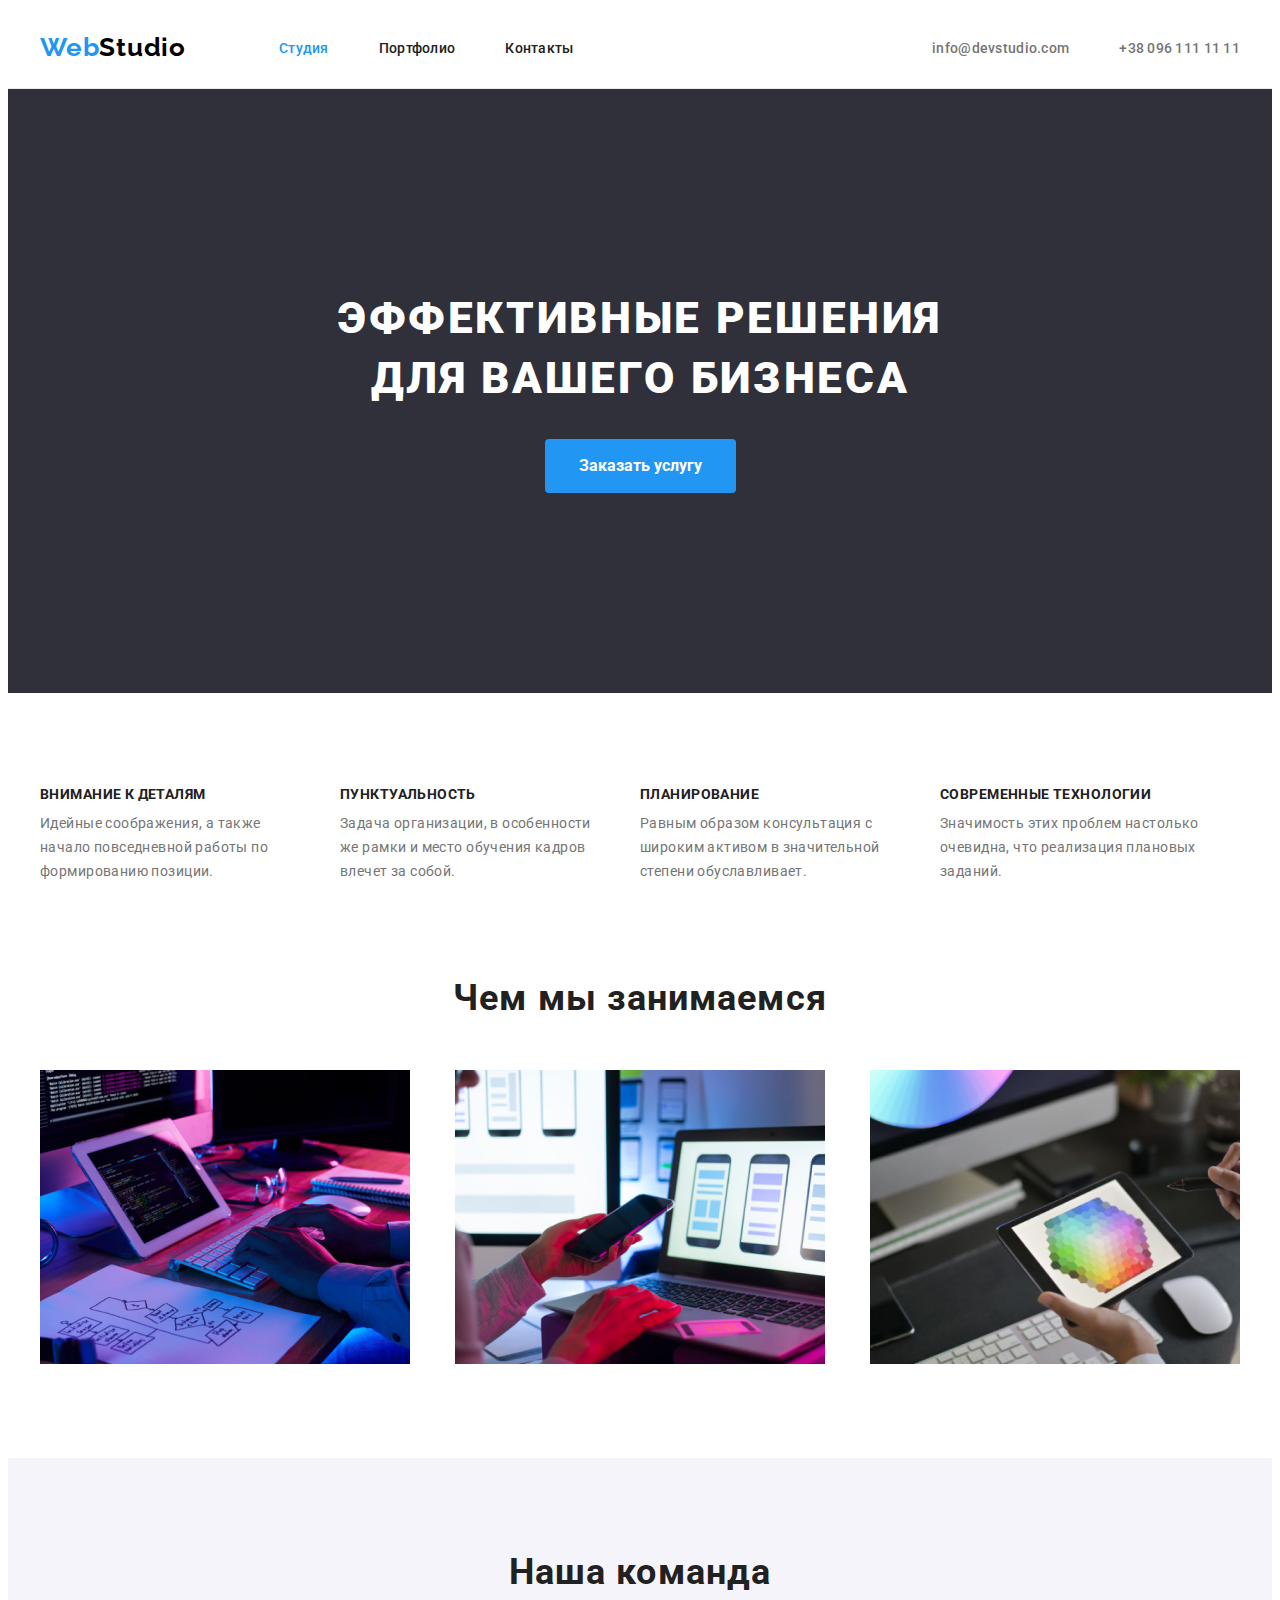
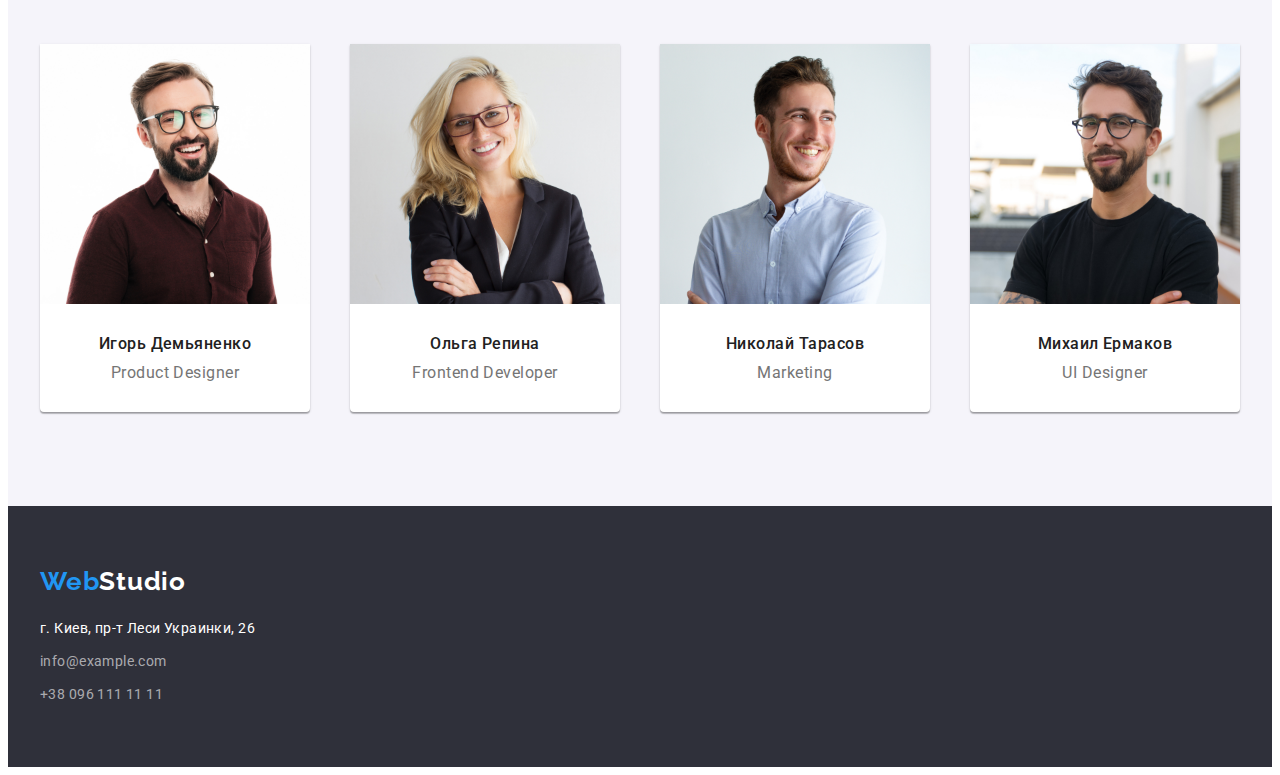
<file: index.html>
<!DOCTYPE html>
<html lang="ru">
  <head>
    <meta charset="UTF-8" />
    <meta name="viewport" content="width=device-width, initial-scale=1.0" />
    <title>Студия</title>
    <link
      rel="stylesheet"
      href="https://cdnjs.cloudflare.com/ajax/libs/modern-normalize/1.0.0/modern-normalize.min.css"
      integrity="sha512-ISS7cAi1PEhQ8jnbJpJZMd29NlhNj4AWYyLOSp2CE/CsHxTCu+r+t0D2yoJudVrd0/8fTVPUVDzY5Tvli75u/g=="
      crossorigin="anonymous"
    />
    <link rel="stylesheet" href="./styles/styles.css" />
    <link rel="preconnect" href="https://fonts.gstatic.com" />
    <link
      href="https://fonts.googleapis.com/css2?family=Raleway:wght@700&family=Roboto:wght@400;500;700;900&display=swap"
      rel="stylesheet"
    />
  </head>
  <body>
    <!-- шапка -->
    <header>
      <div class="container">
        <nav class="header-nav">
          <ul class="nav-list">
            <li class="nav-list-element-logo">
              <a href="./index.html" lang="en" class="logo">
                <span>Web</span>Studio</a
              >
            </li>
            <li class="nav-list-list">
              <a href="./index.html" class="nav-list-element current-page"
                >Студия</a
              >
            </li>
            <li class="nav-list-list">
              <a href="portfolio.html" class="nav-list-element">Портфолио</a>
            </li>
            <li class="nav-list-list">
              <a href="#" class="nav-list-element">Контакты</a>
            </li>
          </ul>
        </nav>

        <address>
          <ul class="nav-contacts">
            <li class="nav-contacts-element">
              <a href="mailto:info@devstudio.com">info@devstudio.com</a>
            </li>
            <li class="nav-contacts-element">
              <a href="tel:+380961111111">+38 096 111 11 11</a>
            </li>
          </ul>
        </address>
      </div>
    </header>

    <!-- герой -->

    <section class="hero">
      <div class="container">
        <h1 class="hero-title">
          Эффективные решения <br />
          для вашего бизнеса
        </h1>
        <button type="button" class="hero-btn">Заказать услугу</button>
      </div>
    </section>

    <!-- особенности -->
    <section class="features section-container">
      <div class="container">
        <h2 class="visually-hidden">Наши особенности</h2>
        <ul class="features-list">
          <li class="features-list-element">
            <h3 class="section-list-title">Внимание к деталям</h3>
            <p class="section-list-text">
              Идейные соображения, а также начало повседневной работы по
              формированию позиции.
            </p>
          </li>
          <li class="features-list-element">
            <h3 class="section-list-title">Пунктуальность</h3>
            <p class="section-list-text">
              Задача организации, в особенности же рамки и место обучения кадров
              влечет за собой.
            </p>
          </li>
          <li class="features-list-element">
            <h3 class="section-list-title">Планирование</h3>
            <p class="section-list-text">
              Равным образом консультация с широким активом в значительной
              степени обуславливает.
            </p>
          </li>
          <li class="features-list-element">
            <h3 class="section-list-title">Современные технологии</h3>
            <p class="section-list-text">
              Значимость этих проблем настолько очевидна, что реализация
              плановых заданий.
            </p>
          </li>
        </ul>
      </div>
    </section>

    <!-- чем мы занимаемся -->
    <section class="about-us">
      <div class="container">
        <h2 class="section-title">Чем мы занимаемся</h2>
        <ul class="about-us-list">
          <li>
            <img
              src="images/img1.jpg"
              alt="пишем код на планшете"
              width="370"
              height="294"
            />
          </li>
          <li>
            <img
              src="images/img2.jpg"
              alt="создаем дизайн для мобильного приложения"
              width="370"
              height="294"
            />
          </li>
          <li>
            <img
              src="images/img3.jpg"
              alt="подбираем цвета из палитры на планшете"
              width="370"
              height="294"
            />
          </li>
        </ul>
      </div>
    </section>

    <!-- наша команда  -->
    <section class="our-team section-container">
      <div class="container">
        <h2 class="section-title">Наша команда</h2>
        <ul class="team-cards-list">
          <li class="team-cards-list-item">
            <img
              src="images/team1.jpg"
              alt="Фото Игоря Демьяненко"
              width="270"
              height="260"
            />
            <div class="team-cards-content">
              <h3 class="section-list-title team-title">Игорь Демьяненко</h3>
              <p lang="en" class="section-list-text team-text">
                Product Designer
              </p>
            </div>
          </li>
          <li class="team-cards-list-item">
            <img
              src="images/team2.jpg"
              alt="Фото Ольги Репиной"
              width="270"
              height="260"
            />
            <div class="team-cards-content">
              <h3 class="section-list-title team-title">Ольга Репина</h3>
              <p lang="en" class="section-list-text team-text">
                Frontend Developer
              </p>
            </div>
          </li>
          <li class="team-cards-list-item">
            <img
              src="images/team3.jpg"
              alt="Фото Николая Тарасова"
              width="270"
              height="260"
            />
            <div class="team-cards-content">
              <h3 class="section-list-title team-title">Николай Тарасов</h3>
              <p lang="en" class="section-list-text team-text">Marketing</p>
            </div>
          </li>
          <li class="team-cards-list-item">
            <img
              src="images/team4.jpg"
              alt="Фото Михаила Ермакова"
              width="270"
              height="260"
            />
            <div class="team-cards-content">
              <h3 class="section-list-title team-title">Михаил Ермаков</h3>
              <p lang="en" class="section-list-text team-text">UI Designer</p>
            </div>
          </li>
        </ul>
      </div>
    </section>

    <!-- футер -->
    <footer>
      <div class="container">
        <a href="./index.html" lang="en" class="logo">
          <span>Web</span>Studio</a
        >
        <address>
          <ul class="adress-list">
            <li class="adress-list-element">
              <a
                href="https://goo.gl/maps/MnW63HSXHAE48bRa8"
                class="footer-contacts adress"
                >г. Киев, пр-т Леси Украинки, 26</a
              >
            </li>
            <li class="adress-list-element">
              <a href="mailto:info@example.com" class="footer-contacts"
                >info@example.com</a
              >
            </li>
            <li class="adress-list-element">
              <a href="tel:+380991111111" class="footer-contacts"
                >+38 096 111 11 11</a
              >
            </li>
          </ul>
        </address>
      </div>
    </footer>
  </body>
</html>
</file>
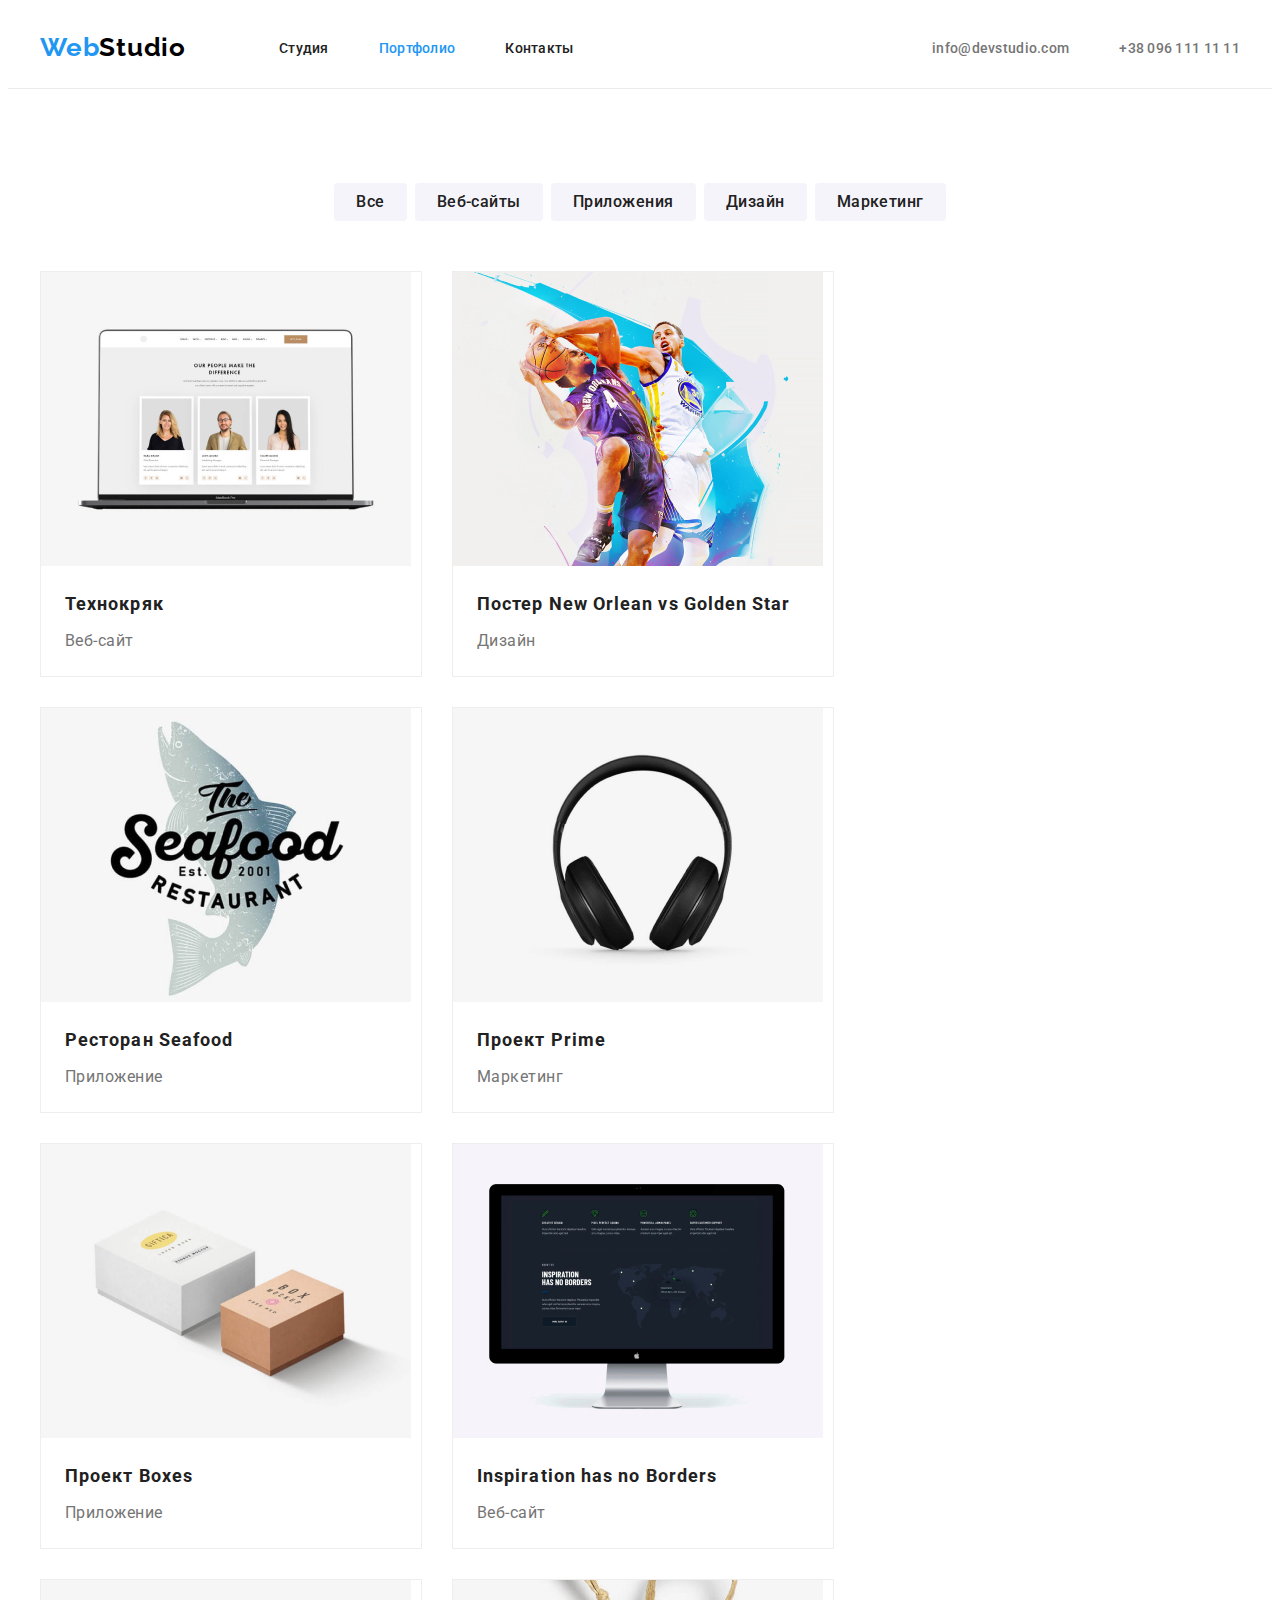
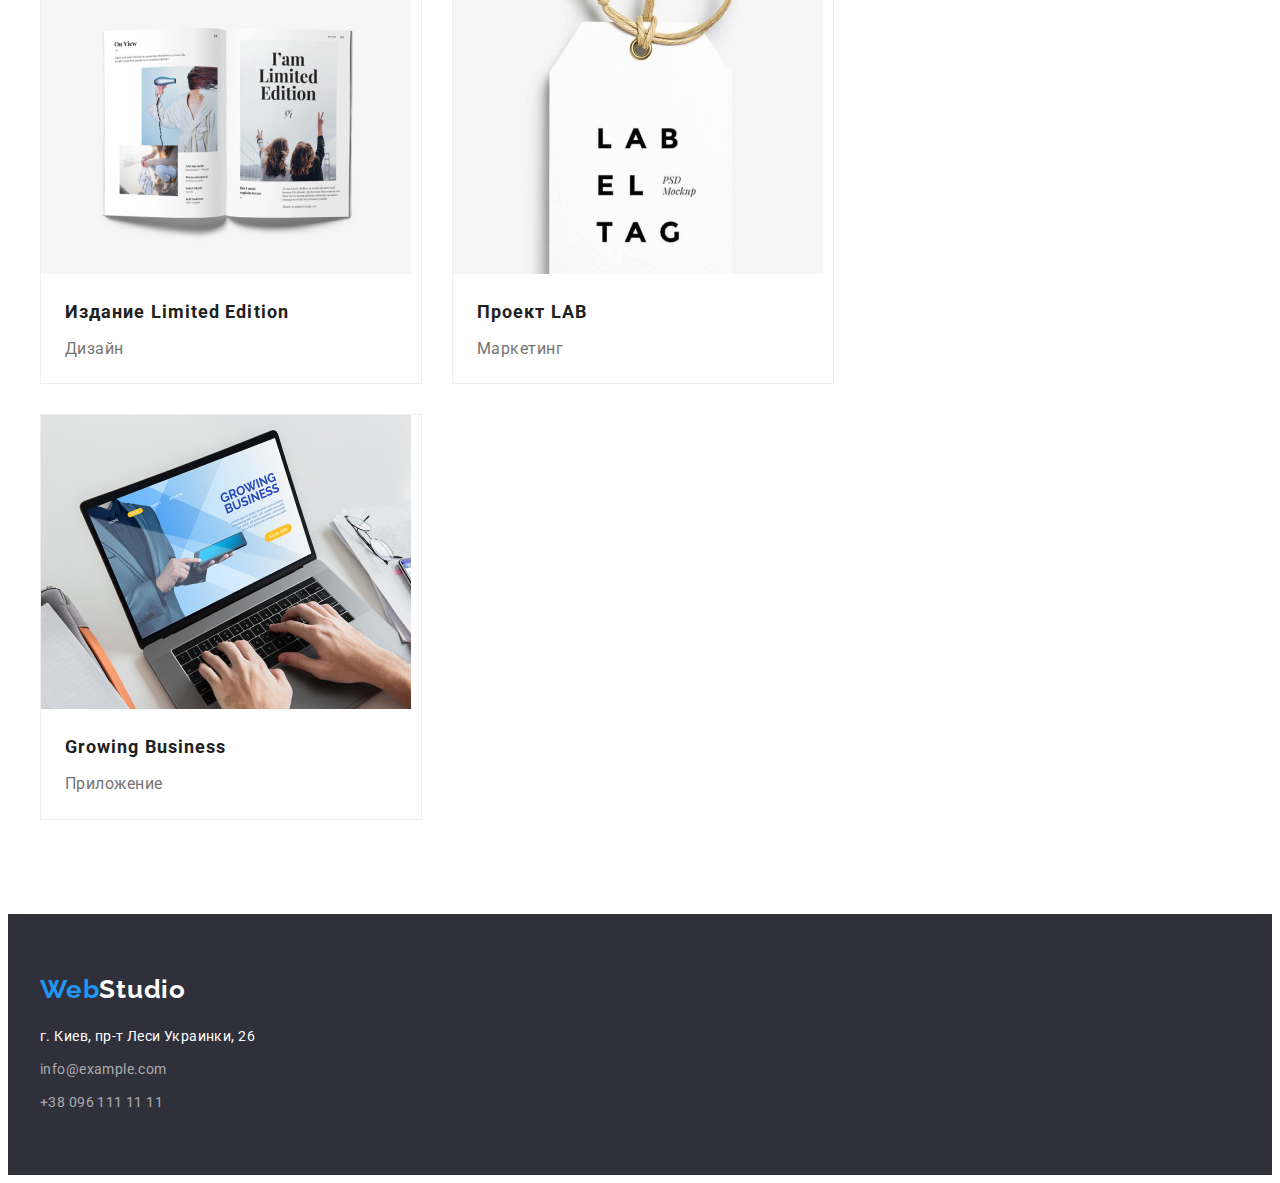
<file: portfolio.html>
<!DOCTYPE html>
<html lang="ru">
  <head>
    <meta charset="UTF-8" />
    <meta name="viewport" content="width=device-width, initial-scale=1.0" />
    <title>Портфолио</title>
    <link
      rel="stylesheet"
      href="https://cdnjs.cloudflare.com/ajax/libs/modern-normalize/1.0.0/modern-normalize.min.css"
      integrity="sha512-ISS7cAi1PEhQ8jnbJpJZMd29NlhNj4AWYyLOSp2CE/CsHxTCu+r+t0D2yoJudVrd0/8fTVPUVDzY5Tvli75u/g=="
      crossorigin="anonymous"
    />
    <link rel="stylesheet" href="./styles/styles.css" />
    <link rel="preconnect" href="https://fonts.gstatic.com" />
    <link
      href="https://fonts.googleapis.com/css2?family=Raleway:wght@700&family=Roboto:wght@400;500;700;900&display=swap"
      rel="stylesheet"
    />
  </head>
  <body>
    <!-- шапка -->
    <header>
      <div class="container">
        <nav class="header-nav">
          <ul class="nav-list">
            <li class="nav-list-element-logo">
              <a href="./index.html" lang="en" class="logo">
                <span>Web</span>Studio</a
              >
            </li>
            <li class="nav-list-list">
              <a href="./index.html" class="nav-list-element">Студия</a>
            </li>
            <li class="nav-list-list">
              <a href="portfolio.html" class="nav-list-element current-page"
                >Портфолио</a
              >
            </li>
            <li class="nav-list-list">
              <a href="#" class="nav-list-element">Контакты</a>
            </li>
          </ul>
        </nav>

        <address>
          <ul class="nav-contacts">
            <li class="nav-contacts-element">
              <a href="mailto:info@devstudio.com">info@devstudio.com</a>
            </li>
            <li class="nav-contacts-element">
              <a href="tel:+380961111111">+38 096 111 11 11</a>
            </li>
          </ul>
        </address>
      </div>
    </header>
    <main>
      <section class="gallery">
        <div class="container">
          <h1 class="visually-hidden">Портфолио</h1>
          <!-- кнопки  -->
          <ul class="list-btn">
            <li class="list-btn-item">
              <button type="button" class="portfolio-btn">Все</button>
            </li>
            <li class="list-btn-item">
              <button type="button" class="portfolio-btn">Веб-сайты</button>
            </li>
            <li class="list-btn-item">
              <button type="button" class="portfolio-btn">Приложения</button>
            </li>
            <li class="list-btn-item">
              <button type="button" class="portfolio-btn">Дизайн</button>
            </li>
            <li class="list-btn-item">
              <button type="button" class="portfolio-btn">Маркетинг</button>
            </li>
          </ul>
          <!-- проекты  -->
          <ul class="list-gallery">
            <li class="list-gallery-item">
              <a href="#">
                <img
                  src="./images/porfolio-page/img.jpg "
                  alt="Веб-сайт Технокряк"
                  width="370"
                  height="294"
                />
                <div class="list-gallery-container">
                  <h2 class="portfolio-titles">Технокряк</h2>
                  <p class="portfolio-description">Веб-сайт</p>
                </div>
              </a>
            </li>
            <li class="list-gallery-item">
              <a href="#">
                <img
                  src="./images/porfolio-page/img-1.jpg"
                  alt="Постер с баскетболистами"
                  width="370"
                  height="294"
                />
                <div class="list-gallery-container">
                  <h2 class="portfolio-titles">
                    Постер <span lang="en"> New Orlean vs Golden Star</span>
                  </h2>
                  <p class="portfolio-description">Дизайн</p>
                </div>
              </a>
            </li>
            <li class="list-gallery-item">
              <a href="#">
                <img
                  src="./images/porfolio-page/img-2.jpg"
                  alt="Логотип приложения"
                  width="370"
                  height="294"
                />
                <div class="list-gallery-container">
                  <h2 class="portfolio-titles">
                    Ресторан <span lang="en"> Seafood</span>
                  </h2>
                  <p class="portfolio-description">Приложение</p>
                </div>
              </a>
            </li>
            <li class="list-gallery-item">
              <a href="#">
                <img
                  src="./images/porfolio-page/img-3.jpg"
                  alt="Наушники"
                  width="370"
                  height="294"
                />
                <div class="list-gallery-container">
                  <h2 class="portfolio-titles">
                    Проект <span lang="en"> Prime</span>
                  </h2>
                  <p class="portfolio-description">Маркетинг</p>
                </div>
              </a>
            </li>
            <li class="list-gallery-item">
              <a href="#">
                <img
                  src="./images/porfolio-page/img-4.jpg"
                  alt="Две коробки"
                  width="370"
                  height="294"
                />
                <div class="list-gallery-container">
                  <h2 class="portfolio-titles">
                    Проект <span lang="en"> Boxes </span>
                  </h2>
                  <p class="portfolio-description">Приложение</p>
                </div>
              </a>
            </li>
            <li class="list-gallery-item">
              <a href="#">
                <img
                  src="./images/porfolio-page/img-5.jpg"
                  alt="Дизайн веб-сайта"
                  width="370"
                  height="294"
                />
                <div class="list-gallery-container">
                  <h2 lang="en" class="portfolio-titles">
                    Inspiration has no Borders
                  </h2>
                  <p class="portfolio-description">Веб-сайт</p>
                </div>
              </a>
            </li>
            <li class="list-gallery-item">
              <a href="#">
                <img
                  src="./images/porfolio-page/img-6.jpg"
                  alt="Открытый журнал"
                  width="370"
                  height="294"
                />
                <div class="list-gallery-container">
                  <h2 class="portfolio-titles">
                    Издание <span lang="en"> Limited Edition </span>
                  </h2>
                  <p class="portfolio-description">Дизайн</p>
                </div>
              </a>
            </li>
            <li class="list-gallery-item">
              <a href="#">
                <img
                  src="./images/porfolio-page/img-7.jpg"
                  alt="Бирка с названием проекта"
                  width="370"
                  height="294"
                />
                <div class="list-gallery-container">
                  <h2 class="portfolio-titles">
                    Проект <span lang="en"> LAB </span>
                  </h2>
                  <p class="portfolio-description">Маркетинг</p>
                </div>
              </a>
            </li>
            <li class="list-gallery-item">
              <a href="#">
                <img
                  src="./images/porfolio-page/img-8.jpg"
                  alt="Человек печатает на ноутбуке"
                  width="370"
                  height="294"
                />
                <div class="list-gallery-container">
                  <h2 lang="en" class="portfolio-titles">Growing Business</h2>
                  <p class="portfolio-description">Приложение</p>
                </div>
              </a>
            </li>
          </ul>
        </div>
      </section>
    </main>

    <!-- футер -->
    <footer>
      <div class="container">
        <a href="./index.html" lang="en" class="logo">
          <span>Web</span>Studio</a
        >
        <address>
          <ul class="adress-list">
            <li class="adress-list-element">
              <a
                href="https://goo.gl/maps/MnW63HSXHAE48bRa8"
                class="footer-contacts adress"
                >г. Киев, пр-т Леси Украинки, 26</a
              >
            </li>
            <li class="adress-list-element">
              <a href="mailto:info@example.com" class="footer-contacts"
                >info@example.com</a
              >
            </li>
            <li class="adress-list-element">
              <a href="tel:+380991111111" class="footer-contacts"
                >+38 096 111 11 11</a
              >
            </li>
          </ul>
        </address>
      </div>
    </footer>
  </body>
</html>
</file>
<file: styles/styles.css>
/* logo Raleway 700  #00000
focus 2196F3

nav Roboto 500 
#212121

h1 Roboto 900 
#FFFFFF

btn hero Roboto 700 

h3 Roboto 700 
 #212121;
 вторичны йщаголовки 


p Roboto 400 
757575 Основной  цвет 


nav footer roboto 400 
color: rgba(255, 255, 255, 0.6);


*/
:root {
  --primary-text-color: #757575;
  --title-text-color: #212121;
  --accent-color: #2196f3;
  --primary-bgc: #ffffff;
  --second-bgc: #2f303a;
}
h1,
h2,
h3,
h4,
h5,
h6,
p {
  margin: 0;
}
ul,
ol {
  padding: 0;
  margin: 0;
}
img {
  display: block;
  max-width: 100%;
}
ul {
  list-style-type: none;
}
a {
  text-decoration: none;
  /*================ Общие ================   */
}
body {
  font-family: Roboto, sans-serif;
  background-color: var(--primary-bgc);
}
header {
  border-bottom: 1px solid #ececec;
  padding-top: 24px;
  padding-bottom: 25px;
}

.section-title {
  font-family: Roboto, sans-serif;
  font-style: normal;
  font-weight: bold;
  font-size: 36px;
  line-height: 1.16;
  text-align: center;
  letter-spacing: 0.03em;
  color: var(--title-text-color);
}
.section-list-title {
  font-family: Roboto, sans-serif;
  font-style: normal;
  font-weight: 700;
  font-size: 14px;
  line-height: 1.14;
  letter-spacing: 0.03em;
  text-transform: uppercase;
  color: var(--title-text-color);
}
.section-list-text {
  font-family: Roboto;
  font-style: normal;
  font-weight: normal;
  font-size: 14px;
  line-height: 1.71;
  letter-spacing: 0.03em;
  color: var(--primary-text-color);
}
.container {
  width: 1200px;
  padding: 0 15px;
  margin: 0 auto;
}

.section-container {
  padding-top: 94px;
  padding-bottom: 94px;
}
/*================ Общие конец ================  */

/* ================ header ================ */

header {
  background-color: var(--primary-bgc);
}
.logo {
  font-family: Raleway, sans-serif;
  font-style: normal;
  font-weight: 700;
  font-size: 26px;
  line-height: 1.19;
  letter-spacing: 0.03em;
  color: #000000;
}
footer .logo {
  color: #ffffff;
}

.logo span {
  color: var(--accent-color);
}

.nav-list-element,
.nav-contacts a {
  color: var(--title-text-color);
  font-family: Roboto, sans-serif;
  font-style: normal;
  font-weight: 500;
  font-size: 14px;
  line-height: 1.14;
  letter-spacing: 0.02em;
}
.nav-contacts a {
  color: var(--primary-text-color);
}

.nav-list .nav-list-element:focus,
.nav-list .nav-list-element:hover,
.nav-contacts a:hover,
.nav-contacts a:focus {
  color: var(--accent-color);
}

.nav-list-element.current-page {
  color: var(--accent-color);
}

header .container {
  display: flex;
  align-items: center;
}
.header-nav .nav-list {
  display: flex;
  align-items: center;
}
header .nav-contacts {
  display: flex;
}
header address {
  margin-left: auto;
}

.nav-contacts .nav-contacts-element:not(:last-child) {
  margin-right: 50px;
}

.nav-list-element-logo {
  margin-right: 93px;
}

.nav-list .nav-list-list:not(:last-child) {
  margin-right: 50px;
}
/* ================ header END ================ */

/* ================ HERO ================ */

.hero {
  background-color: var(--second-bgc);
  text-align: center;
  padding-top: 200px;
  padding-bottom: 200px;
}

.hero-title {
  font-family: Roboto, sans-serif;
  font-style: normal;
  font-weight: 900;
  font-size: 44px;
  line-height: 1.36;
  letter-spacing: 0.06em;
  text-transform: uppercase;
  color: #ffffff;
  margin: 0 auto 30px;
  width: 696px;
}

.hero-btn {
  font-family: Roboto;
  font-style: normal;
  font-weight: bold;
  font-size: 16px;
  line-height: 1.87;
  color: #ffffff;
  background-color: var(--accent-color);
  padding: 10px 32px;
  border-radius: 4px;
  border-color: transparent;
}

/* ================ HERO END ================ */

/* ================ Особенности начала ================ */
.visually-hidden {
  position: absolute;
  width: 1px;
  height: 1px;
  margin: -1px;
  border: 0;
  padding: 0;
  white-space: nowrap;
  clip-path: inset(100%);
  clip: rect(0 0 0 0);
  overflow: hidden;
}

.features .features-list {
  display: flex;
}
.features-list .features-list-element {
  flex-basis: calc(100% / 4 - 30px);
}
.features .features-list-element:not(:last-child) {
  margin-right: 30px;
}
.features-list-element .section-list-title {
  margin-bottom: 10px;
}
/* ================ Особенности конец  ================ */

/* ================ Чем мы занимаемся  ================ */

.about-us {
  padding-bottom: 94px;
}
.about-us .section-title {
  margin-bottom: 50px;
}
.about-us-list {
  display: flex;
  justify-content: space-between;
}
.about-us-list > li {
  flex-basis: calc(100% / 3 - 30px);
}
/* ================ Чем мы занимаемся конец  ========= */

/* ================ Наша команда  ================ */
.our-team {
  background-color: #f5f4fa;
  text-align: center;
}
.our-team .section-title {
  margin-bottom: 50px;
}
.team-title {
  font-weight: 500;
  font-size: 16px;
  line-height: 1.19;
  text-transform: none;
  margin-bottom: 10px;
}

.team-text {
  font-size: 16px;
  line-height: 1.19;
}
.team-cards-list-item {
  flex-basis: calc(100% / 4 - 30px);
  background-color: var(--primary-bgc);
  box-shadow: 0px 1px 3px rgba(0, 0, 0, 0.12), 0px 1px 1px rgba(0, 0, 0, 0.14),
    0px 2px 1px rgba(0, 0, 0, 0.2);
  border-radius: 0px 0px 4px 4px;
  overflow: hidden;
}

.our-team .team-cards-list {
  display: flex;
  justify-content: space-between;
}
.our-team .team-cards-content {
  padding-top: 30px;
  padding-bottom: 30px;
}
/* ================ Наша команда конец  ================ */

/* ================ футер  ================ */

footer {
  background-color: var(--second-bgc);
  padding-top: 60px;
  padding-bottom: 60px;
}
.footer-contacts {
  font-family: Roboto, sans-serif;
  font-style: normal;
  font-weight: 400;
  font-size: 14px;
  line-height: 1.71;
  letter-spacing: 0.03em;
  color: rgba(255, 255, 255, 0.6);
}
.adress {
  color: #ffffff;
}
footer .logo {
  display: inline-block;
  margin-bottom: 20px;
}
.adress-list-element:not(:last-child) {
  margin-bottom: 9px;
}
/* ================ футер конец ================ */

/* ================ Страница портфолио ================ */
.gallery {
  padding-top: 94px;
  padding-bottom: 94px;
}

.list-btn {
  display: flex;
  margin-bottom: 50px;
  justify-content: center;
}

.list-btn-item:not(:last-child) {
  margin-right: 8px;
}
.portfolio-btn {
  background-color: #f5f4fa;
  font-family: Roboto, sans-serif;
  font-style: normal;
  font-weight: 500;
  font-size: 16px;
  line-height: 1.62;
  letter-spacing: 0.03em;
  color: #212121;

  border: 0 solid transparent;
  border-radius: 4px;

  padding: 6px 22px;
}
.portfolio-btn:hover,
.portfolio-btn:focus {
  color: var(--primary-bgc);
  background-color: var(--accent-color);
  box-shadow: 0px 3px 1px rgba(0, 0, 0, 0.1), 0px 1px 2px rgba(0, 0, 0, 0.08),
    0px 2px 2px rgba(0, 0, 0, 0.12);
}

.portfolio-titles {
  font-family: Roboto, sans-serif;
  font-style: normal;
  font-weight: 700;
  font-size: 18px;
  line-height: 2;
  letter-spacing: 0.06em;
  color: var(--title-text-color);
  margin-bottom: 4px;
}
.portfolio-description {
  font-family: Roboto, sans-serif;
  font-style: normal;
  font-weight: 400;
  font-size: 16px;
  line-height: 1.87;
  letter-spacing: 0.03em;
  color: var(--primary-text-color);
}

/* Сетка  */
.list-gallery {
  display: flex;
  flex-wrap: wrap;
  margin-left: -30px;
  margin-top: -30px;
}
.list-gallery-item {
  margin-left: 30px;
  margin-top: 30px;
  flex-basis: calc(100% / 3 - 30px);
  border: 1px solid #eeeeee;
}

.list-gallery-container {
  padding: 20px 24px;
}

/* ================ Страница портфолио конец ================ */ ;
</file>
